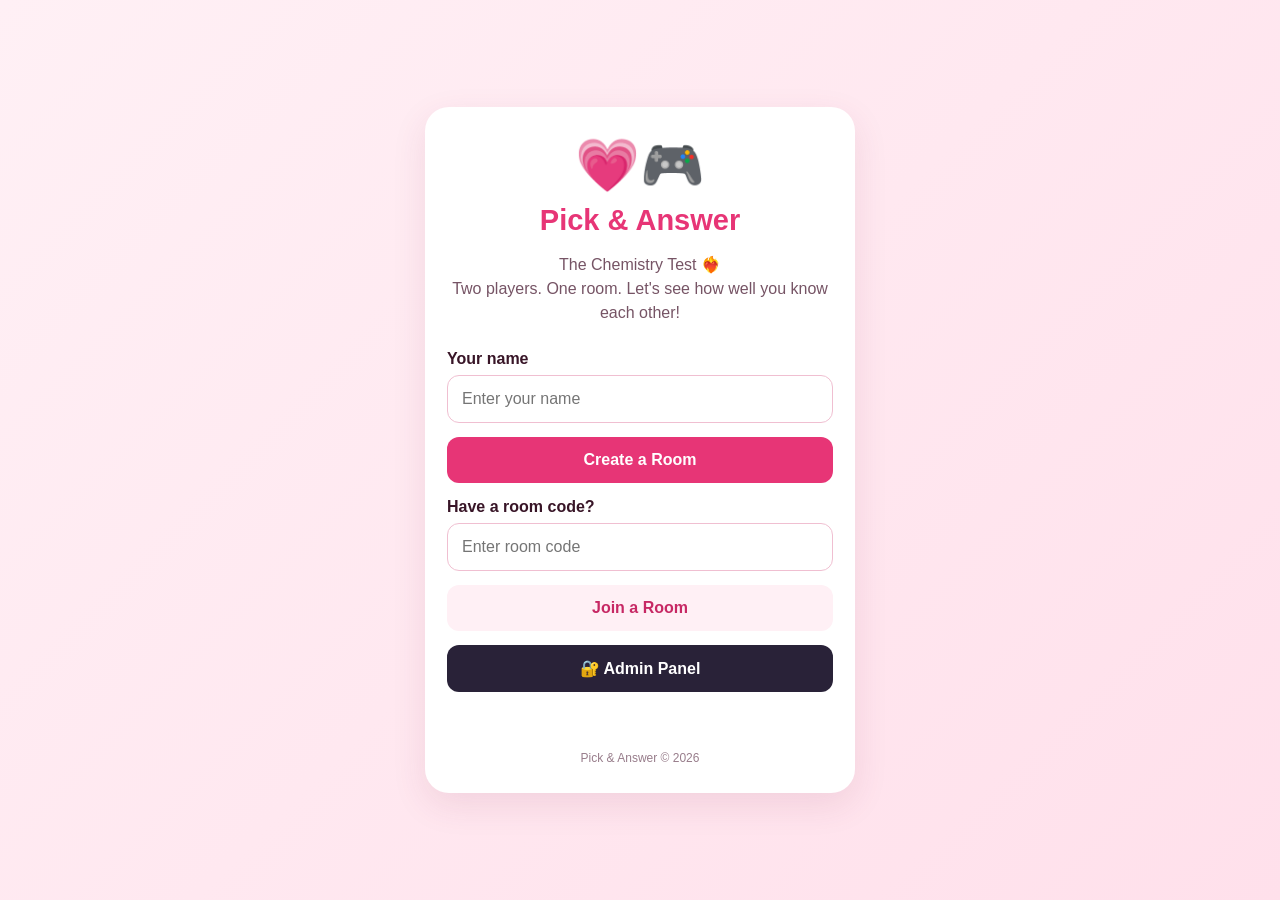
<file: index-1.html>
<!DOCTYPE html>
<html lang="en">
<head>
  <meta charset="UTF-8">
  <meta name="viewport" content="width=device-width, initial-scale=1.0">
  <meta name="theme-color" content="#ff4f87">
  <title>Pick &amp; Answer ❤️‍🔥</title>
  <style>
    * { box-sizing: border-box; }
    body {
      margin: 0; min-height: 100vh; padding: 20px;
      display: flex; align-items: center; justify-content: center;
      font-family: Arial, sans-serif;
      background: linear-gradient(135deg, #fff0f5, #ffe0eb);
      color: #381527;
    }
    .container {
      width: 100%; max-width: 430px; padding: 28px 22px;
      background: #fff; border-radius: 24px;
      box-shadow: 0 12px 35px #8c31551c; text-align: center;
    }
    .logo { font-size: 52px; margin-bottom: 8px; }
    h1 { margin: 0; color: #e73576; font-size: 29px; }
    .subtitle { color: #765465; margin-bottom: 25px; line-height: 1.5; }
    label { display: block; text-align: left; margin: 15px 0 7px; font-weight: bold; }
    input {
      width: 100%; padding: 14px; border: 1px solid #f0bfd1;
      border-radius: 12px; font-size: 16px; outline-color: #e73576;
    }
    button {
      width: 100%; padding: 14px; margin-top: 14px; border: 0;
      border-radius: 12px; font-size: 16px; font-weight: bold; cursor: pointer;
    }
    .primary { background: #e73576; color: #fff; }
    .secondary { background: #fff0f5; color: #c72864; }
    .admin { background: #292238; color: #fff; }
    #status { min-height: 22px; margin-top: 15px; font-size: 14px; overflow-wrap: anywhere; }
    footer { margin-top: 22px; color: #987d8b; font-size: 12px; }
  </style>
</head>
<body>
  <main class="container">
    <div class="logo" aria-hidden="true">💗🎮</div>
    <h1>Pick &amp; Answer</h1>
    <p class="subtitle">
      The Chemistry Test ❤️‍🔥<br>
      Two players. One room. Let's see how well you know each other!
    </p>

    <label for="playerName">Your name</label>
    <input id="playerName" type="text" maxlength="30" placeholder="Enter your name" autocomplete="nickname">

    <button class="primary" id="createRoom" type="button">Create a Room</button>

    <label for="roomCode">Have a room code?</label>
    <input id="roomCode" type="text" maxlength="12" placeholder="Enter room code" autocomplete="off">

    <button class="secondary" id="joinRoom" type="button">Join a Room</button>
    <button class="admin" id="adminButton" type="button">🔐 Admin Panel</button>

    <p id="status" role="status" aria-live="polite"></p>
    <footer>Pick &amp; Answer © 2026</footer>
  </main>

  <script>
    document.getElementById("createRoom").addEventListener("click", () => {
      const name = document.getElementById("playerName").value.trim();
      document.getElementById("status").textContent = name
        ? "Room creation will be enabled when Firebase is connected."
        : "Please enter your name first.";
    });

    document.getElementById("joinRoom").addEventListener("click", () => {
      const name = document.getElementById("playerName").value.trim();
      const code = document.getElementById("roomCode").value.trim();
      if (!name) {
        document.getElementById("status").textContent = "Please enter your name first.";
      } else if (!code) {
        document.getElementById("status").textContent = "Please enter a room code.";
      } else {
        document.getElementById("status").textContent =
          "Room joining will be enabled when Firebase is connected.";
      }
    });

    document.getElementById("adminButton").addEventListener("click", () => {
      document.getElementById("status").textContent =
        "Administrator sign-in will be connected in a later step.";
    });
  </script>
</body>
</html>
</file>
